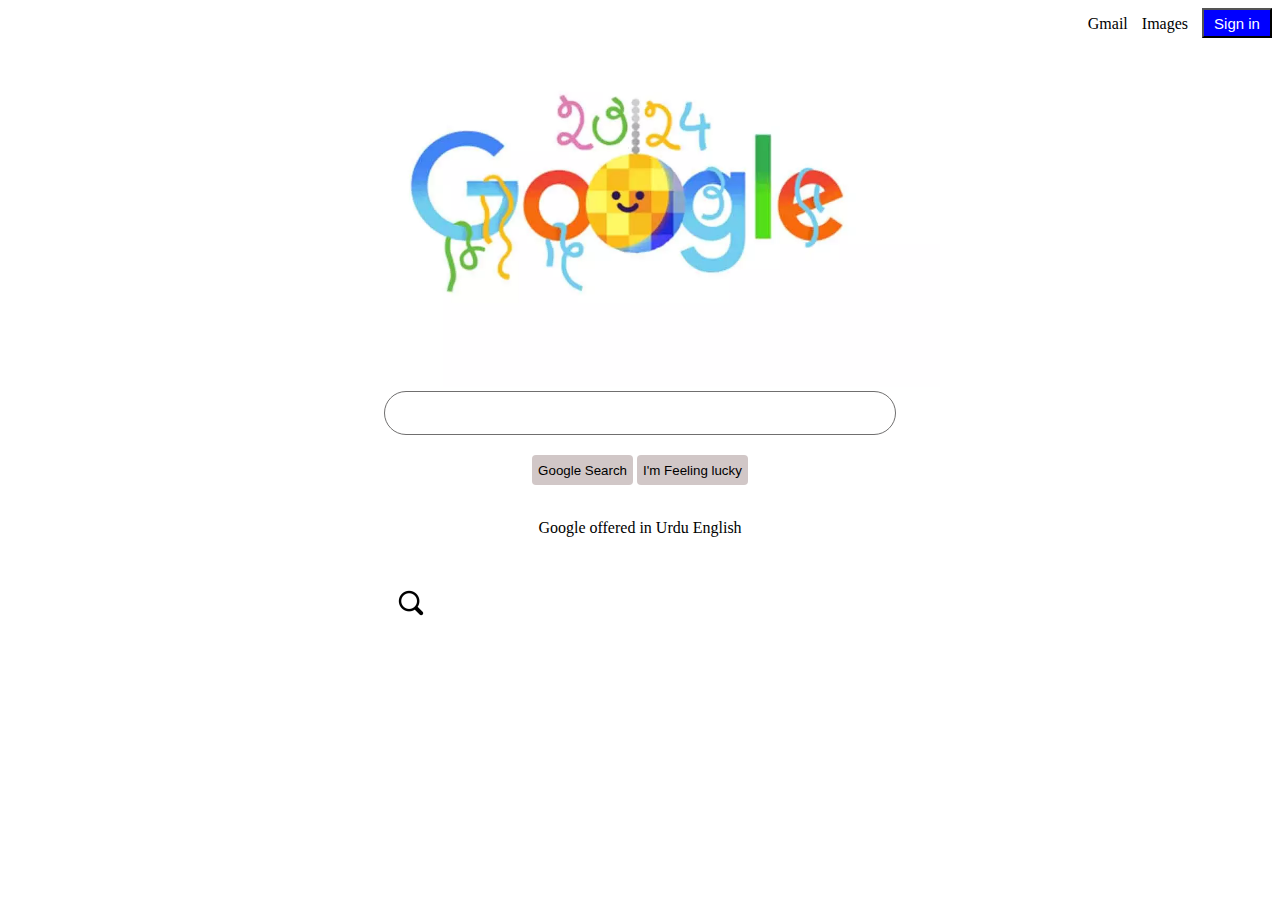
<file: Google/index.html>
<!DOCTYPE html>
<html lang="en">

<head>
    <title>Google</title>

    <style>
        input {
            height: 40px;
            width: 37%;
            border: rgb(112, 111, 111);
            border-width: 1px;
            border-style: solid;
            border-radius: 25px;
            padding-left: 40px;
        }

        .btns {
            padding-top: 20px;
            height: 30px;
        }

        #btn {
            height: 30px;
            width: auto;
            border-radius: 4px;
            background-color: rgb(209, 199, 199);
            border: 1px;
            cursor: pointer;
        }

        .nav-in{
            float: right;
        }

        #signinbtn{
            height: 30px;
            width: 70px;
            background-color: blue;
            color: white;
            font-size: 15px;
        }

        .nav{
            text-decoration: none;
            color: black;
            margin-right: 10px;
        }

        #googleimg{
            margin-left: 12%;
        }

        .search-icon{
            position: absolute;
            left: 29%;
            top: 62.5%;
        }
    </style>

</head>

<body>
    <div class="nav-in">
        <a href="#" class="nav">Gmail</a>
        <a href="#" class="nav">Images</a>
        <button id="signinbtn">Sign in</button>
    </div>

    <center><img src="googleimg.webp" height="30%" width="50%" id="googleimg"></center>
    <center> <input type="text" id="inputbar"></center>
    <img src="search.png" height="80px" width="80px" class="search-icon">
    <div class="btns">
        <center>
            <button id="btn">Google Search</button>
            <button id="btn">I'm Feeling lucky</button>
        </center>
    </div>
    <br>
    <center>
        <p>Google offered in Urdu English</p>
    </center>

    <script>
        let x = document.getElementById('v1');
        let y = document.getElementById('v2');

        document.getElementById('sumdis').addEventListener("click", sum);

        function sum() {
            let result = parseFloat(x.value) + parseFloat(y.value);
            document.getElementById('result').innerText = "Sum: " + result;
        }
    </script>
</body>
</html>
</file>
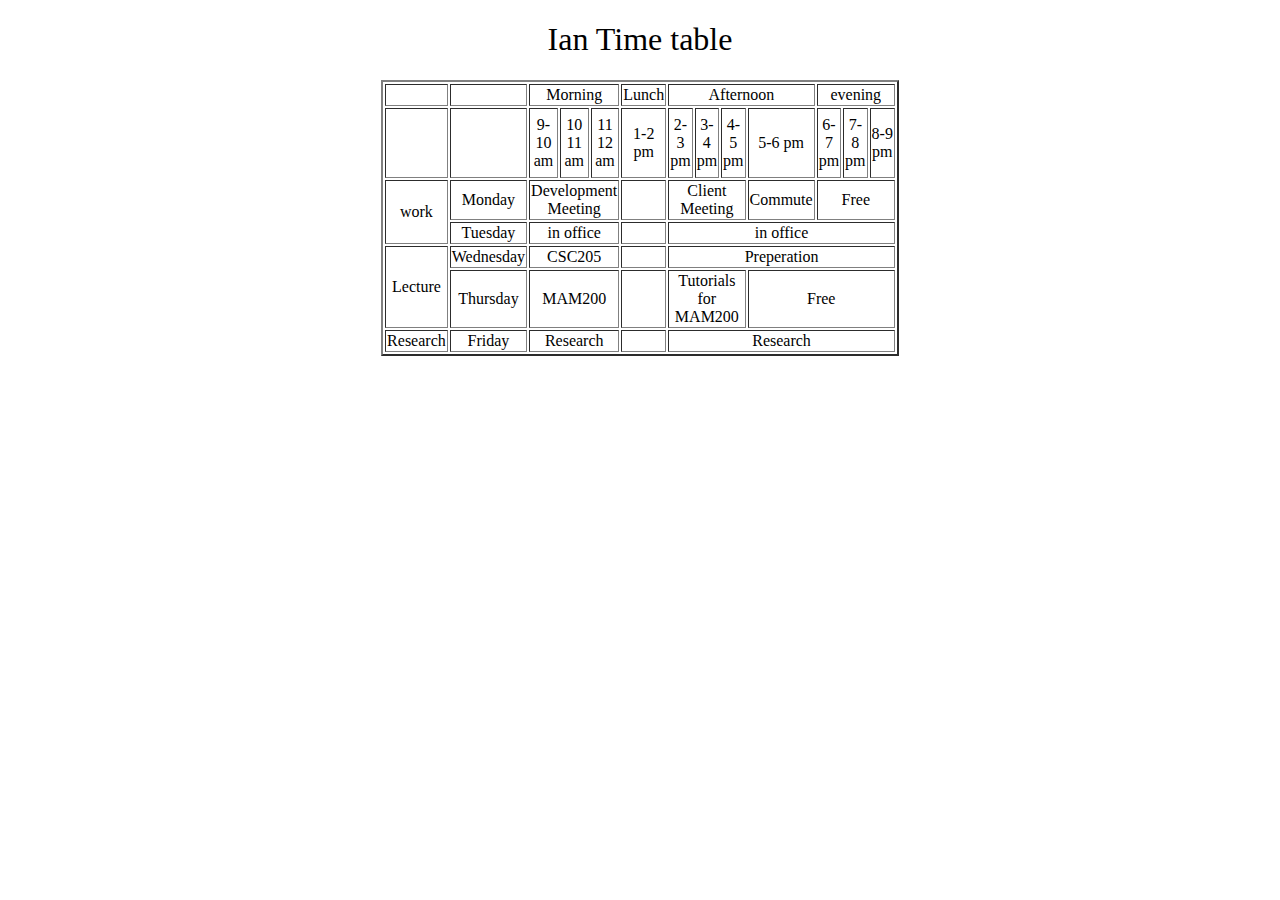
<file: Table 2 Practice/index.html>
<!DOCTYPE html>
<html>
    <head>
        <title>Table 2</title>
        <link rel="stylesheet" type="css" href="style.css">
    </head>
    <body>
        <center>
        <h1 style="font-family: Georgia, 'Times New Roman', Times, serif ; font-weight: lighter;">Ian Time table</h1>
        <table border="2px black">
            <tbody style="text-align: center;">
                <tr>
                    <td></td>
                    <td></td>
                    <td colspan="3">Morning</td>
                    <td>Lunch</td>
                    <td colspan="4">Afternoon</td>
                    <td colspan="3">evening</td>
                </tr>
                <tr style="height: 70px;">
                    <td></td>
                    <td></td>
                    <td>9-<br>10<br>am</td>
                    <td>10<br>11<br>am</td>
                    <td>11<br>12<br>am</td>
                    <td>1-2<br>pm</td>
                    <td>2-<br>3<br>pm</td>
                    <td>3-<br>4<br>pm</td>
                    <td>4-<br>5<br>pm</td>
                    <td>5-6 pm</td>
                    <td>6-<br>7<br>pm</td>
                    <td>7-<br>8<br>pm</td>
                    <td>8-9<br>pm</td>
                </tr>
                <tr>
                    <td rowspan="2">work</td>
                    <td>Monday</td>
                    <td colspan="3">Development<br>Meeting</td>
                    <td></td>
                    <td colspan="3">Client<br>Meeting</td>
                    <td>Commute</td>
                    <td colspan="3">Free</td>
                </tr>
                <tr>
                    <td>Tuesday</td>
                    <td colspan="3">in office</td>
                    <td></td>
                    <td colspan="7">in office</td>
                </tr>
                <tr>
                    <td rowspan="2">Lecture</td>
                    <td >Wednesday</td>
                    <td colspan="3">CSC205</td>
                    <td></td>
                    <td colspan="7">Preperation</td>
                </tr>
                <tr>
                    <td>Thursday</td>
                    <td colspan="3">MAM200</td>
                    <td></td>
                    <td colspan="3">Tutorials<br>for<br>MAM200</td>
                    <td colspan="4">Free</td>
                </tr>
                <tr>
                    <td>Research</td>
                    <td>Friday</td>
                    <td colspan="3">Research</td>
                    <td></td>
                    <td colspan="7">Research</td>
                </tr>
            </tbody>
        </table>
    </center>
    </body>
</html>
</file>
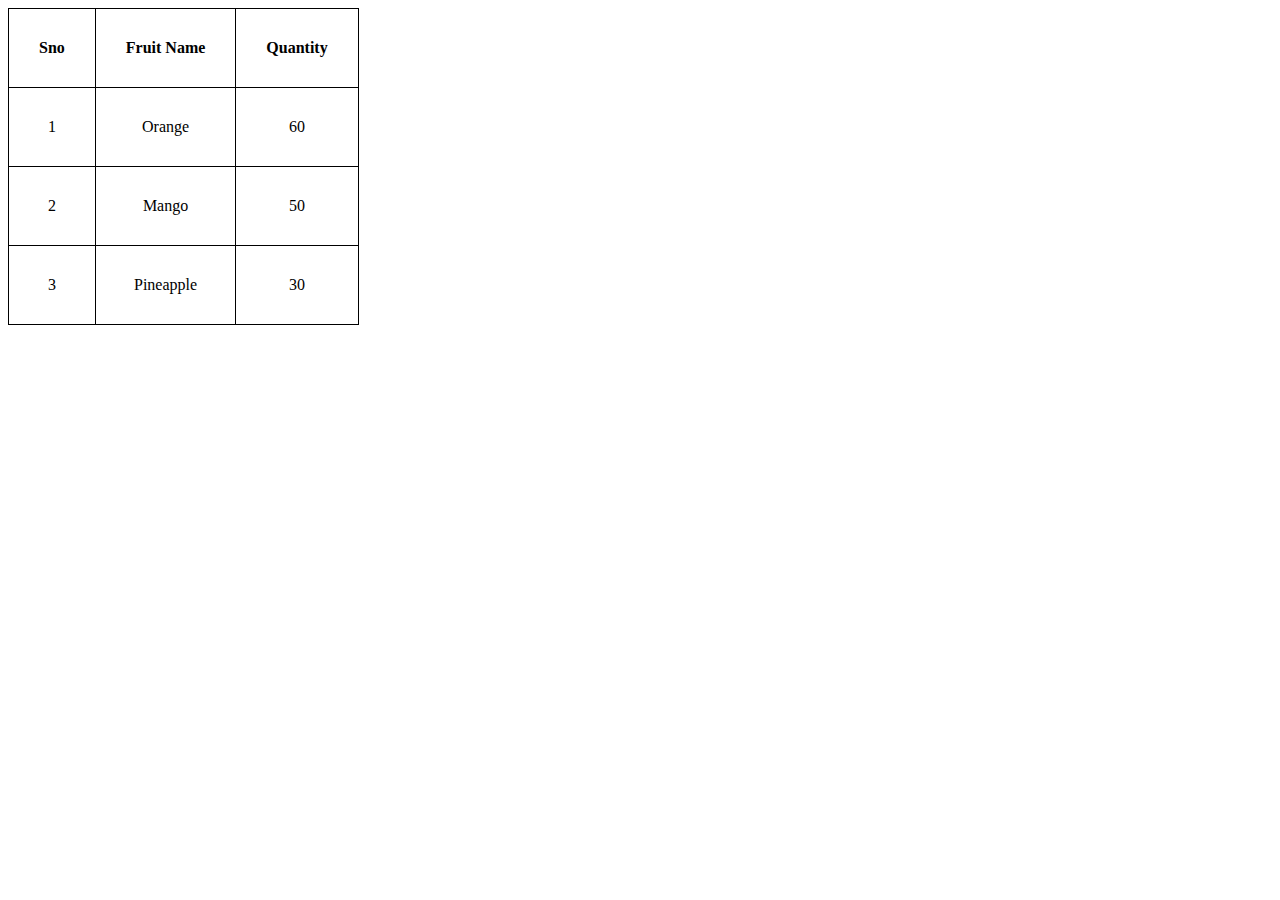
<file: Table Practice/Index.html>
<!DOCTYPE html>
<html>

<head>
    <title>Table</title>
    <link rel="stylesheet" href="style.css">
</head>

<body>
        <table class="myTbl">
            <tbody><tr>
                <td><b>Sno</b></td>
                <td><b>Fruit Name</b></td>
                <td><b>Quantity</b></td>
            </tr>
            <tr>
                <td>1</td>
                <td>Orange</td>
                <td>60</td>
            </tr>
            <tr>
                <td>2</td>
                <td>Mango</td>
                <td>50</td>
            </tr>
            <tr>
                <td>3</td>
                <td>Pineapple</td>
                <td>30</td>
            </tr>
        </tbody></table>
</body>

</html>
</file>
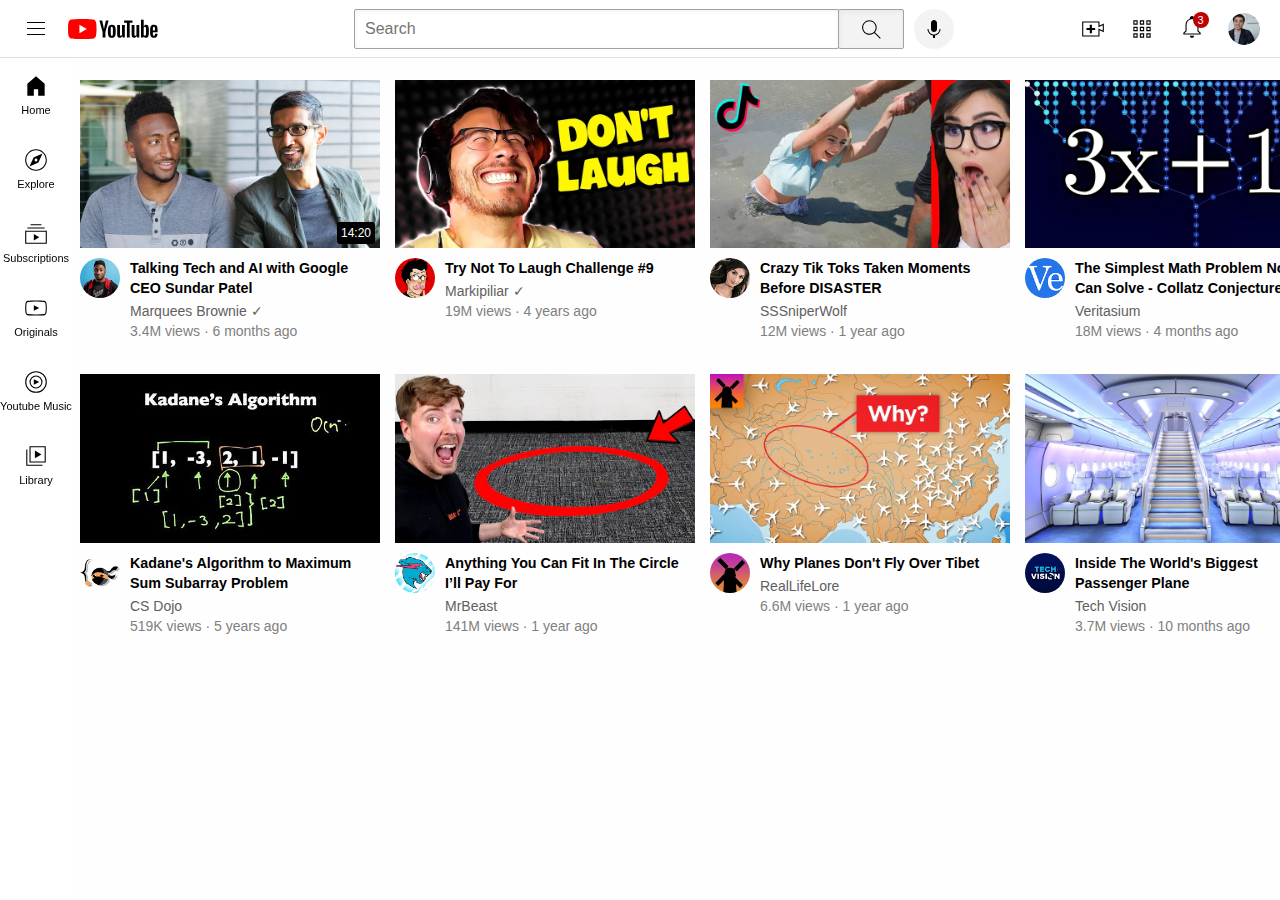
<file: Youtube/index.html>
<!DOCTYPE html>
<html lang="en">

<head>
    <link rel="stylesheet" href="Styles/video.css">
    <link rel="stylesheet" href="Styles/header.css">
    <link rel="stylesheet" href="Styles/general.css">
    <link rel="stylesheet" href="Styles/sidebar.css">
    <title>Youtube Clone</title>
</head>

<body>
    <div class="header">
        <div class="left-section">
            <img class="humburger-menu" src="icons/hamburger-menu.svg">
            <img class="youtube-logo" src="icons/youtube-logo.svg">
        </div>
        <div class="middle-section">
            <input class="search-bar" type="text" placeholder="Search">
            <button class="search-button"><img class="search-icon" src="icons/search-icon.svg"></button>
            <button class="voice-search-button"><img class="voice-search-icon" src="icons/voice-search-icon.svg"</button>
        </div>
        <div class="right-section">
            <img class="upload-icon" src="icons/upload.svg">
            <img class="app-icon" src="icons/youtube-apps.svg">
            <div class="noti-icon-container">
            <img class="notifications-icon" src="icons/notifications.svg">
            <div class="noti-count">3</div>
            </div>
            <img class="channel-pic" src="channel-pictures/my-channel.jpeg">
        </div>
    </div>

    <div class="sidebar">
        <div class="sidebar-link">
           <img src="icons/home.svg">
           <div>Home</div>
        </div>
        <div class="sidebar-link">
           <img src="icons/explore.svg">
           <div>Explore</div>
        </div>
        <div class="sidebar-link">
            <img src="icons/subscriptions.svg">
            <div>Subscriptions</div>
        </div>
        <div class="sidebar-link">
            <img src="icons/originals.svg">
            <div>Originals</div>
        </div>
        <div class="sidebar-link">
            <img src="icons/youtube-music.svg">
            <div>Youtube Music</div>
        </div>
        <div class="sidebar-link">
            <img src="icons/library.svg">
            <div>Library</div>
        </div>
    </div>

    <div class="video-grid">
        <div class="video-preview">
            <div class="thumbnail-row">
                <img class="thumbnail" src="thumbnails/thumbnail-1.webp" alt="Image" />
                <div class="video-time">14:20</div>
            </div>
            <div>
                <div class="video-info-grid">
                    <div class="channel-picture">
                        <img class="profile-pic" src="channel-pictures/channel-1.jpeg">
                    </div>
                    <div class="video-info">
                        <p class="video-title">
                            Talking Tech and AI with Google CEO Sundar Patel
                        </p>

                        <p class="video-author">
                            Marquees Brownie &#10003;
                        </p>

                        <p class="video-stats">
                            3.4M views &#183; 6 months ago
                        </p>
                    </div>
                </div>
            </div>
        </div>

        <div class="video-preview">
            <div class="thumbnail-row">
                <img class="thumbnail" src="thumbnails/thumbnail-2.webp" alt="Image" />
            </div>
            <div class="video-info-grid">
                <div class="channel-picture">
                    <img class="profile-pic" src="channel-pictures/channel-2.jpeg">
                </div>
                <div class="video-info">
                    <p class="video-title">
                        Try Not To Laugh Challenge #9
                    </p>

                    <p class="video-author">
                        Markipiliar &#10003;
                    </p>

                    <p class="video-stats">
                        19M views &#183; 4 years ago
                    </p>
                </div>
            </div>
        </div>

        <div class="video-preview">
            <div class="thumbnail-row">
                <img class="thumbnail" src="thumbnails/thumbnail-3.webp" alt="Image" />
            </div>
            <div>
                <div class="video-info-grid">
                    <div class="channel-picture">
                        <img class="profile-pic" src="channel-pictures/channel-3.jpeg">
                    </div>
                    <div class="video-info">
                        <p class="video-title">
                            Crazy Tik Toks Taken Moments Before DISASTER
                        </p>

                        <p class="video-author">
                            SSSniperWolf
                        </p>

                        <p class="video-stats">
                            12M views · 1 year ago
                        </p>
                    </div>
                </div>
            </div>
        </div>

        <div class="video-preview">
            <div class="thumbnail-row">
                <img class="thumbnail" src="thumbnails/thumbnail-4.webp" alt="Image" />

            </div>
            <div class="video-info-grid">
                <div class="channel-picture">
                    <img class="profile-pic" src="channel-pictures/channel-4.jpeg">
                </div>
                <div class="video-info">
                    <p class="video-title">
                        The Simplest Math Problem No One Can Solve - Collatz Conjecture
                    </p>

                    <p class="video-author">
                        Veritasium
                    </p>

                    <p class="video-stats">
                        18M views · 4 months ago
                    </p>
                </div>
            </div>
        </div>

        <div class="video-preview">
            <div class="thumbnail-row">
                <img class="thumbnail" src="thumbnails/thumbnail-5.webp" alt="Image" />
            </div>
            <div>
                <div class="video-info-grid">
                    <div class="channel-picture">
                        <img class="profile-pic" src="channel-pictures/channel-5.jpeg">
                    </div>
                    <div class="video-info">
                        <p class="video-title">
                            Kadane's Algorithm to Maximum Sum Subarray Problem
                        </p>

                        <p class="video-author">
                            CS Dojo
                        </p>

                        <p class="video-stats">
                            519K views · 5 years ago
                        </p>
                    </div>
                </div>
            </div>
        </div>

        <div class="video-preview">
            <div class="thumbnail-row">
                <img class="thumbnail" src="thumbnails/thumbnail-6.webp" alt="Image" />
            </div>
            <div class="video-info-grid">
                <div class="channel-picture">
                    <img class="profile-pic" src="channel-pictures/channel-6.jpeg">
                </div>
                <div class="video-info">
                    <p class="video-title">
                        Anything You Can Fit In The Circle I’ll Pay For
                    </p>

                    <p class="video-author">
                        MrBeast
                    </p>

                    <p class="video-stats">
                        141M views · 1 year ago
                    </p>
                </div>
            </div>
        </div>
        <div class="video-preview">
            <div class="thumbnail-row">
                <img class="thumbnail" src="thumbnails/thumbnail-7.webp" alt="Image" />
            </div>
            <div>
                <div class="video-info-grid">
                    <div class="channel-picture">
                        <img class="profile-pic" src="channel-pictures/channel-7.jpeg">
                    </div>
                    <div class="video-info">
                        <p class="video-title">
                            Why Planes Don't Fly Over Tibet
                        </p>

                        <p class="video-author">
                            RealLifeLore
                        </p>

                        <p class="video-stats">
                            6.6M views · 1 year ago
                        </p>
                    </div>
                </div>
            </div>
        </div>

        <div class="video-preview">
            <div class="thumbnail-row">
                <img class="thumbnail" src="thumbnails/thumbnail-8.webp" alt="Image" />
            </div>
            <div class="video-info-grid">
                <div class="channel-picture">
                    <img class="profile-pic" src="channel-pictures/channel-8.jpeg">
                </div>
                <div class="video-info">
                    <p class="video-title">
                        Inside The World's Biggest Passenger Plane
                    </p>

                    <p class="video-author">
                        Tech Vision
                    </p>

                    <p class="video-stats">
                        3.7M views · 10 months ago
                    </p>
                </div>
            </div>
        </div>
    </div>
</body>

</html>
</file>
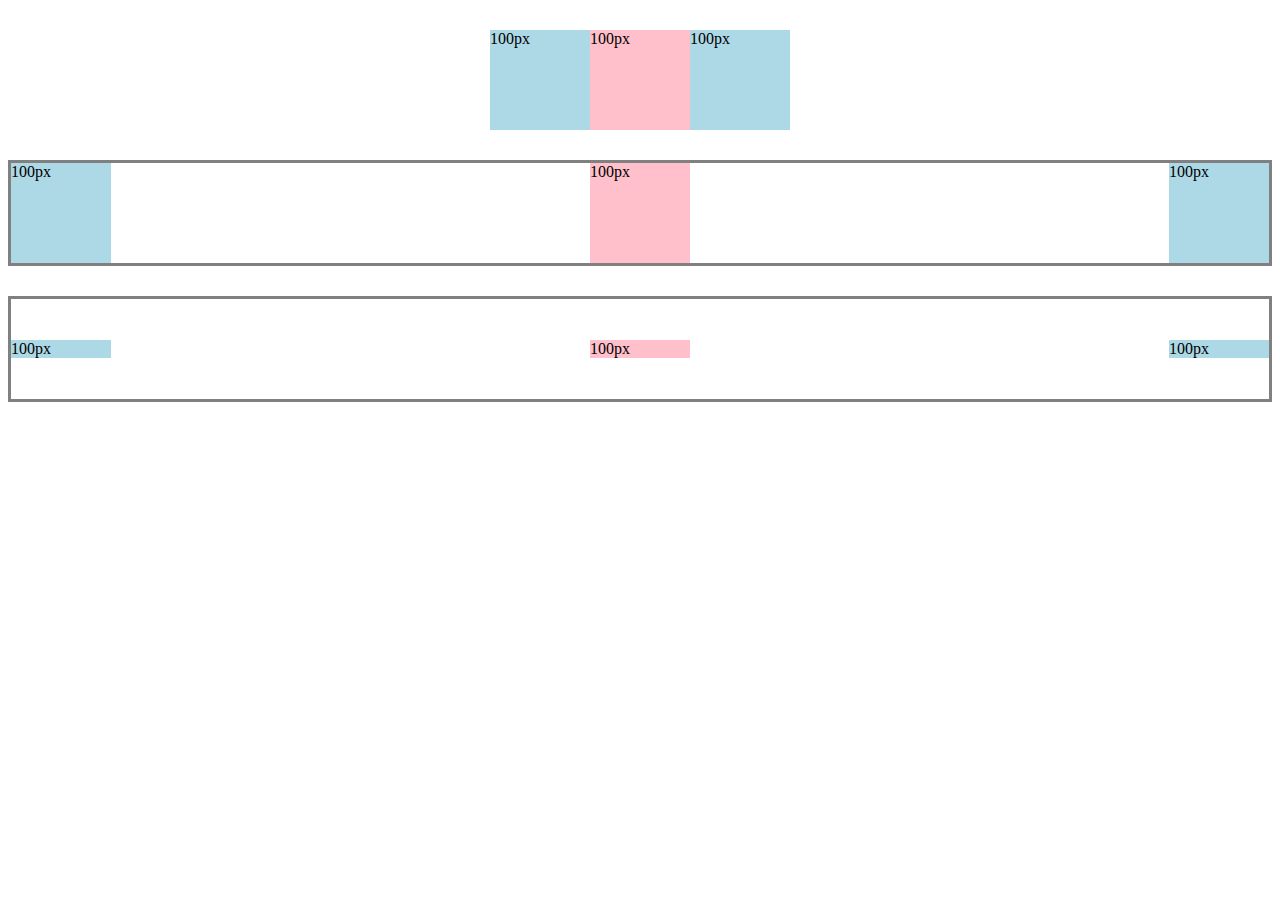
<file: Flexbox.html>
<!DOCTYPE html>
<html>
    <head>
        <title>Flexbox Practice</title>
    </head>
    <body>
        <div style="display: flex; flex-direction: row; margin-top: 30px; height: 100px; justify-content: center;">
            <div style="background-color: lightblue; width: 100px;">100px</div>
            <div style="background-color: pink; width: 100px;">100px</div>
            <div style="background-color: lightblue; width: 100px;">100px</div>
        </div>

        <div style="display: flex; flex-direction: row; margin-top: 30px; height: 100px; justify-content: space-between; border-color: grey; border-style: solid;">
            <div style="background-color: lightblue; width: 100px;">100px</div>
            <div style="background-color: pink; width: 100px;">100px</div>
            <div style="background-color: lightblue; width: 100px;">100px</div>
        </div>

        <div style="display: flex; flex-direction: row; margin-top: 30px; height: 100px; justify-content: space-between; border-color: grey; border-style: solid; align-items: center;">
            <div style="background-color: lightblue; width: 100px;">100px</div>
            <div style="background-color: pink; width: 100px;">100px</div>
            <div style="background-color: lightblue; width: 100px;">100px</div>
        </div>
    </body>
</html>
</file>
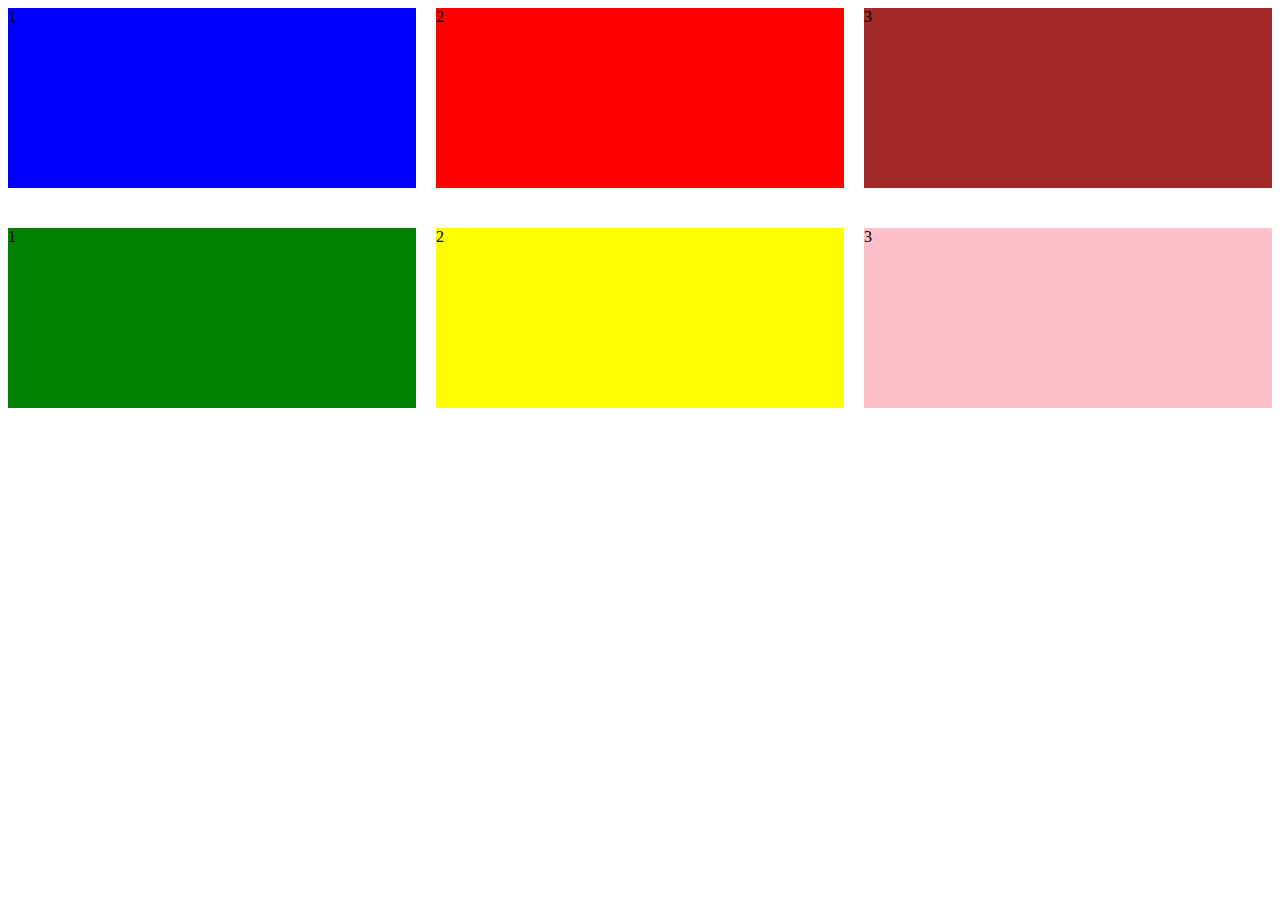
<file: Grid.html>
<!DOCTYPE html>
<html>

<head>
    <title>Grid Practice</title>

    <style>
      .grid1{
        display: grid;
        grid-template-columns: 1fr 1fr 1fr;
        height: 400px;
        column-gap: 20px;
        row-gap: 40px;
      }
    </style>

</head>

<body>
    <div class="grid1">
        <div style="background-color: blue;">1</div>
        <div style="background-color: red;">2</div>
        <div style="background-color: brown;">3</div>
        <div style="background-color: green;">1</div>
        <div style="background-color: yellow;">2</div>
        <div style="background-color: pink;">3</div>
    </div>
</body>

</html>
</file>
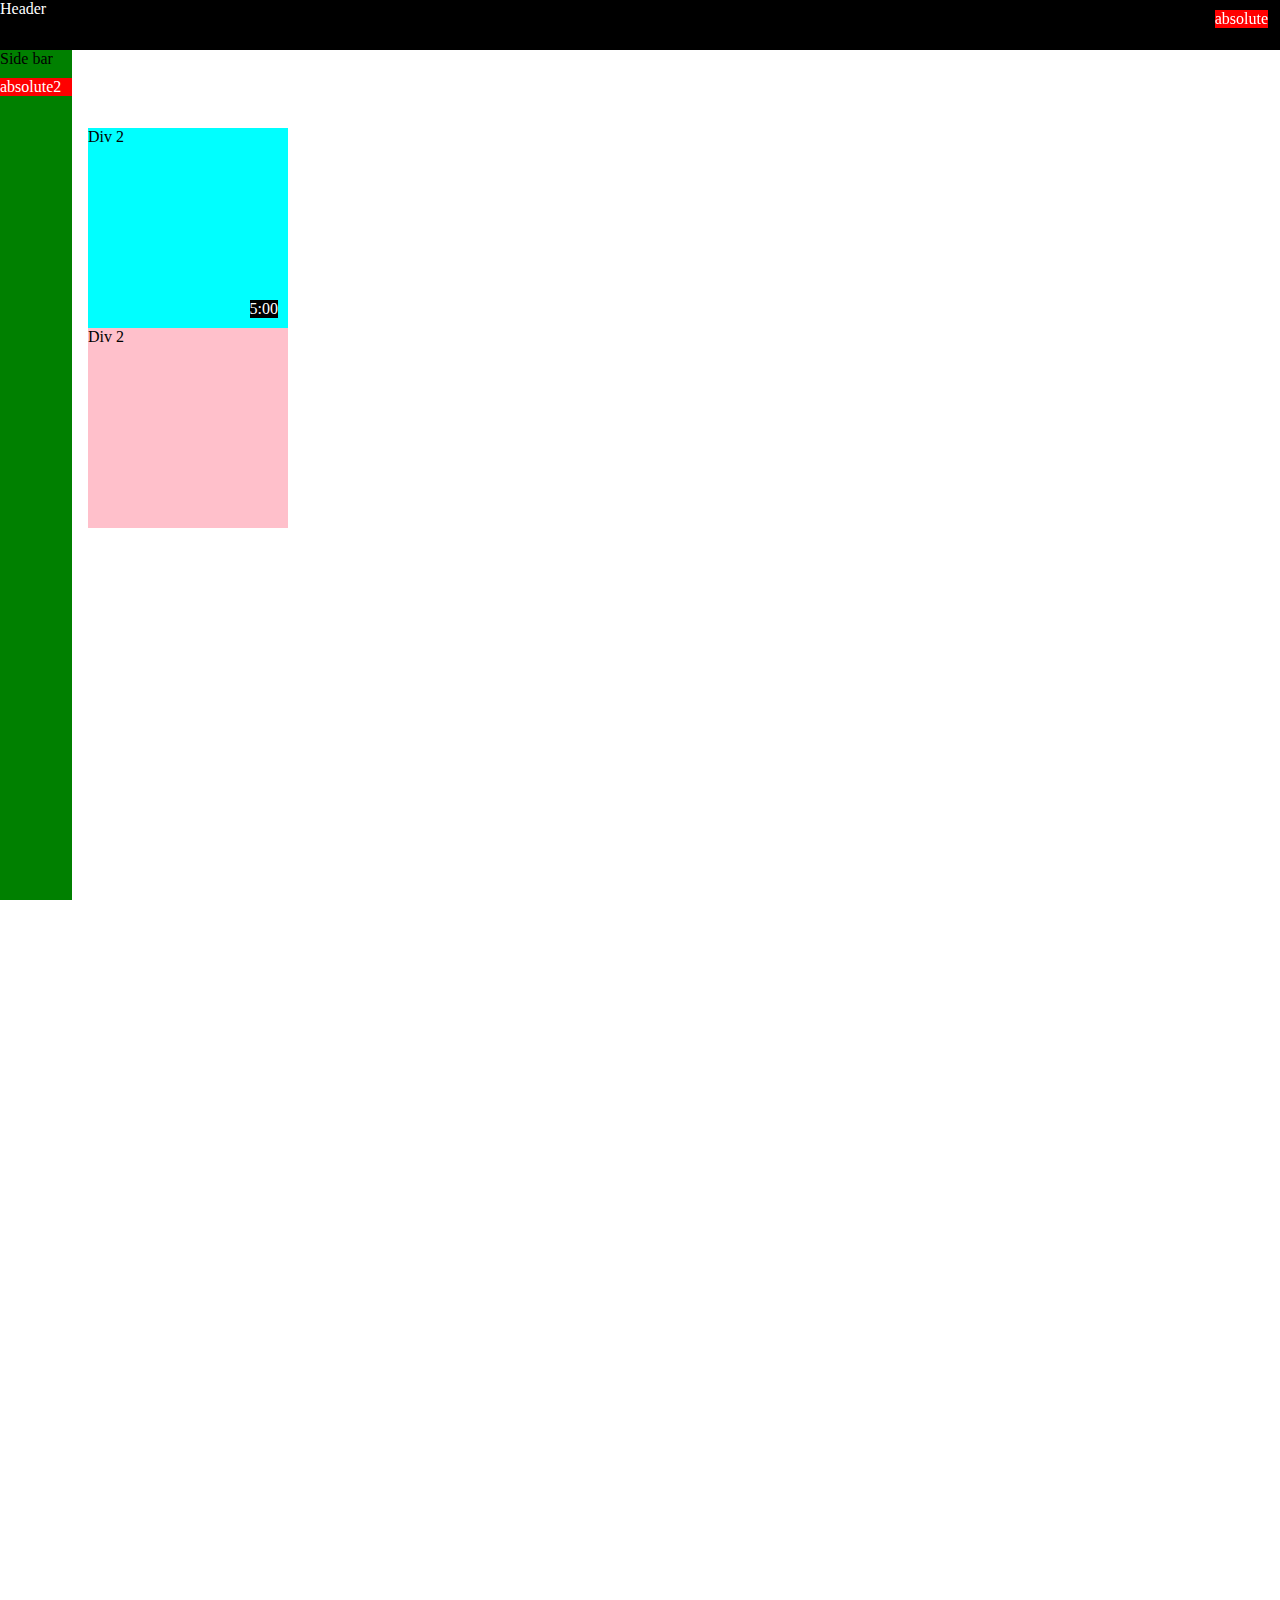
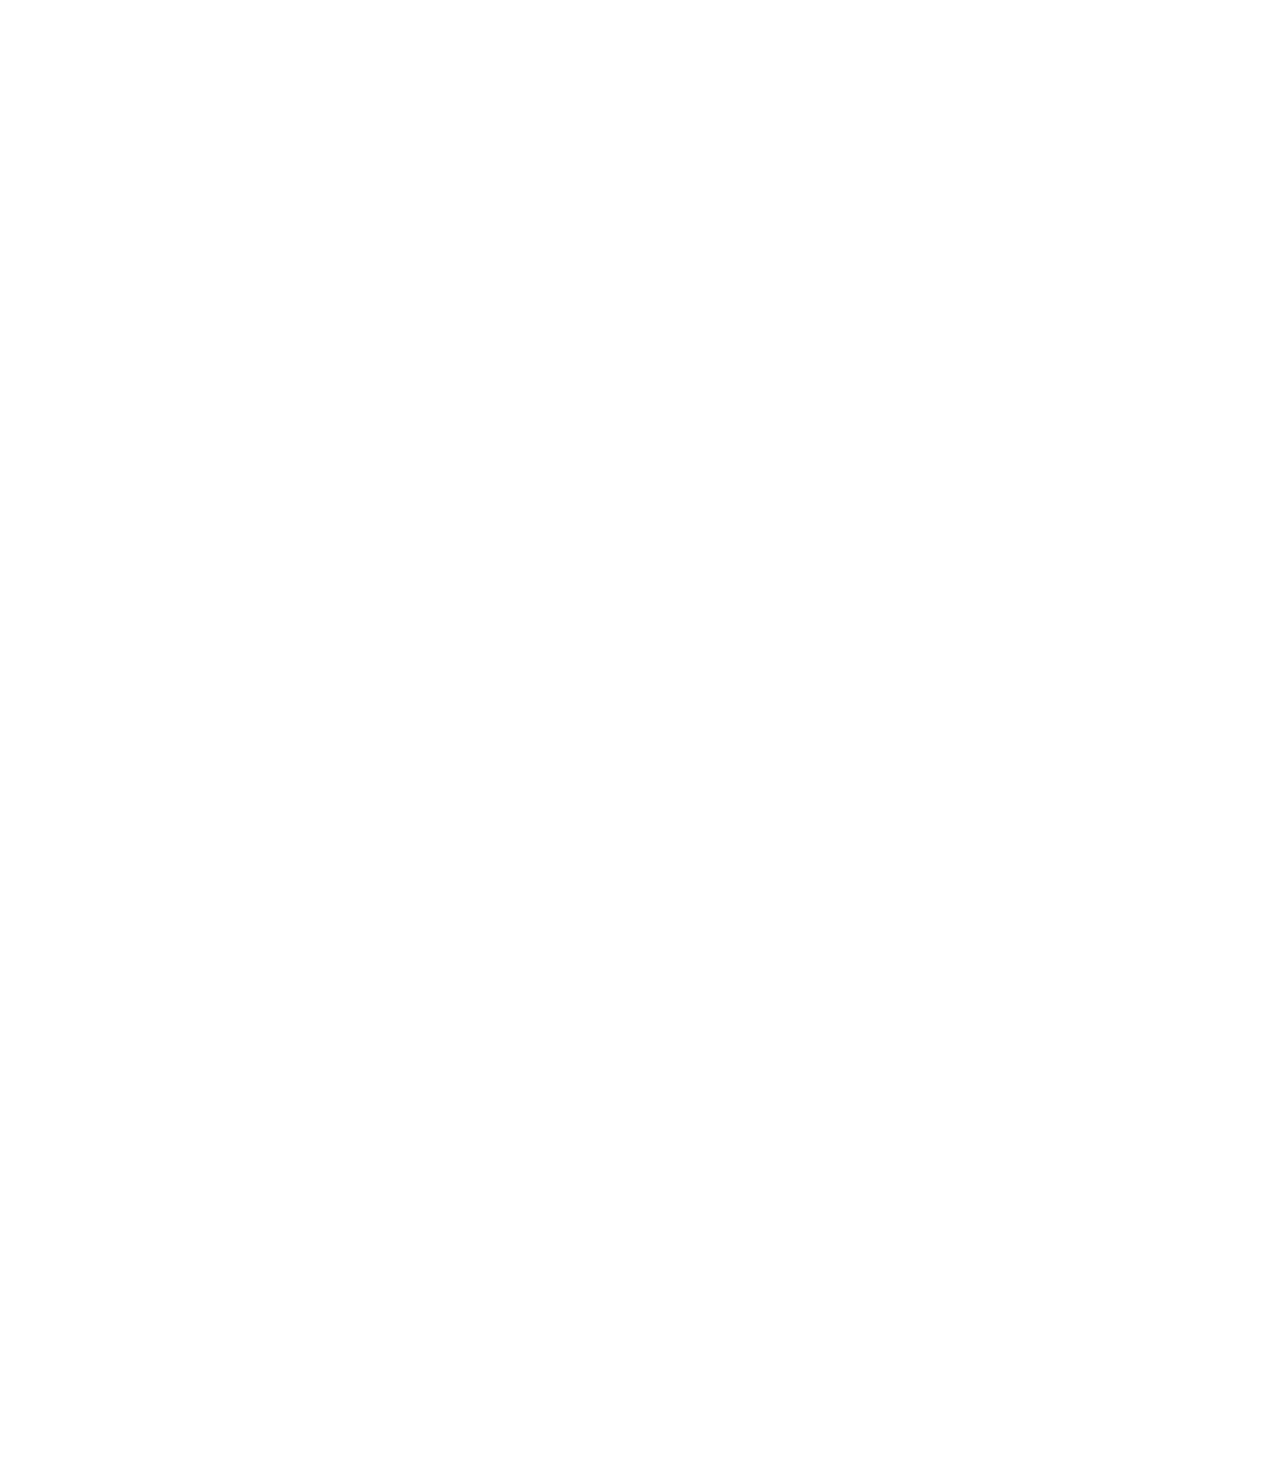
<file: position.html>
<!DOCTYPE html>
<html>

<head>
    <title>Css position practice</title>
</head>

<body style="height: 3000px; padding-top: 60px; padding-left: 80px;">
    <div style="background-color: black; color: white; position: fixed;
        top: 0;
        left: 0;
        right: 0;
        height: 50px;
        ">Header</div>

    <div style="
        background-color: green;
        position: fixed;
        left: 0;
        bottom: 0;
        top: 50px;
        width: 72px;
        ">Side bar
        <div style="
        position: relative;
        background-color: red;
        color: white;
        left: 0;
        top:10px

        ">absolute2</div>
    </div>

    <div style="
        position: absolute;
        background-color: red;
        color: white;
        right: 12px;
        top:10px;

        ">absolute</div>
    <div style="background-color: aqua; height: 200px; width: 200px;
        margin-top: 60px; position: relative;">Div 2
        <div style="
          position: absolute;
          background-color: black;
          color: white;
          right: 10px;
          bottom:10px">5:00</div>
    </div>
    <div style="background-color: pink; height: 200px; width: 200px;">Div 2</div>
</body>

</html>
</file>
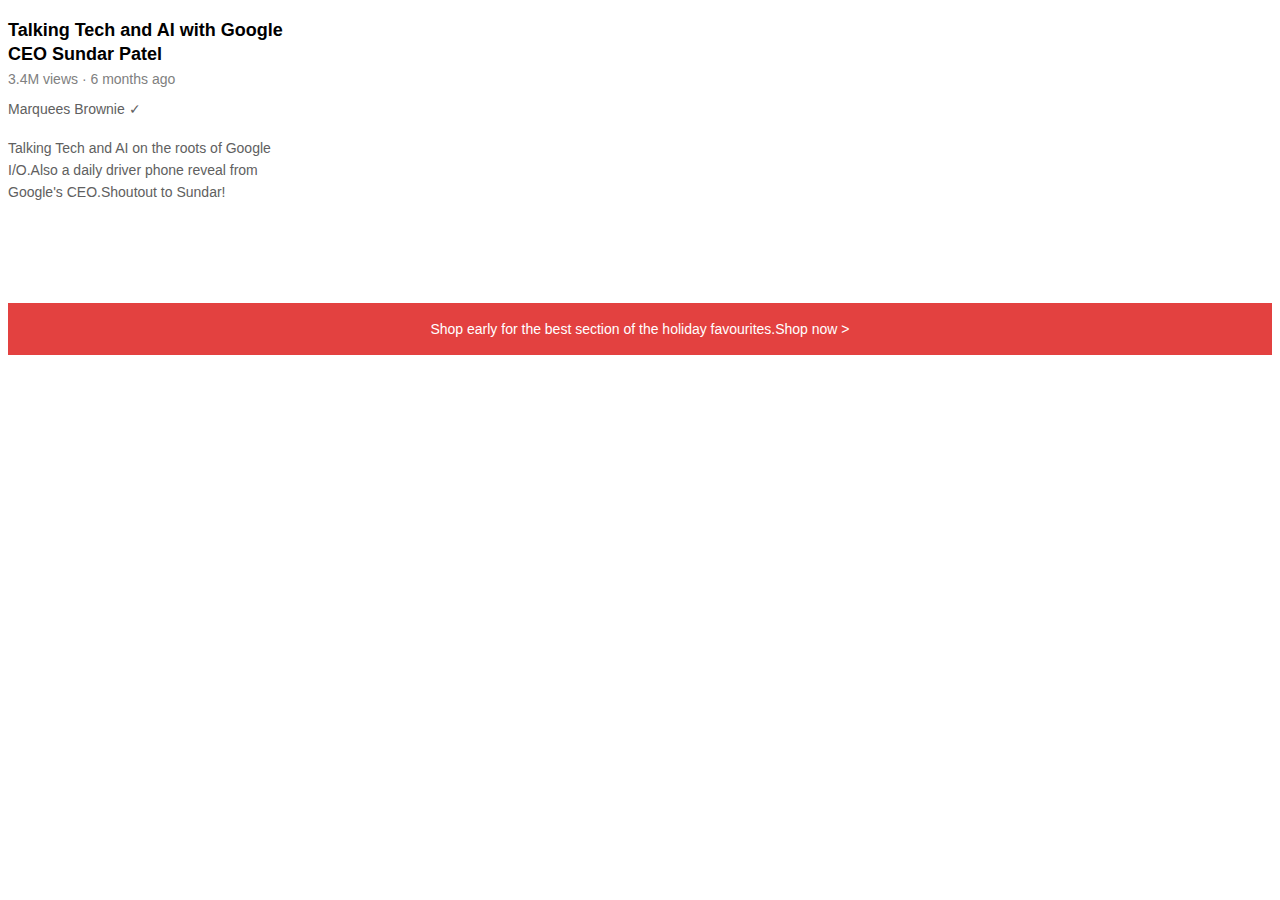
<file: text.html>
<!DOCTYPE html>
<html lang="en">
    <head>
        <title>Font Styling</title>
        <link rel="stylesheet" href="text.css">
    </head>
    <body><p class="video-title">
        Talking Tech and AI with Google CEO Sundar Patel
   </p>
   
   <p class="video-stats"> 
       3.4M views &#183; 6 months ago
   </p>
   
   <p class="video-author">
       Marquees Brownie &#10003;
   </p>
   
   <p class="video-description">
       Talking Tech and AI on the roots of Google I/O.Also a daily driver phone reveal from Google's CEO.Shoutout to Sundar!
   </p>
   
   <p class="apple-text">
       Shop early for the best section of the holiday favourites.<span class="shop">Shop now</span> >
   </p></body>
</html>
</file>
<file: Table Practice/style.css>
.myTbl {
           text-align: center;
           border-collapse: collapse;
       }

       .myTbl td {
           border: 1px solid black;
           padding: 30px;
       }
</file>
<file: Youtube/Styles/video.css>
.thumbnail {
    width: 300px;
    object-fit: contain;
}

.video-title {
    font-family: Roboto,sans-serif;
    font-size: 14.3px;
    font-weight: 550;
    line-height: 20px;
    margin-bottom: 5px;
    margin-top: 0px;
}

.video-stats {
    font-size: 14px;
    color: gray;
    margin-top: 0;
}

.video-author {
    color: rgb(96, 96, 96);
    font-size: 14px;
    margin-bottom: 4px;
}

.video-preview {
    display: inline-block;
    vertical-align: top;
}

.channel-picture {
    vertical-align: top;

}

.video-info {
    width: 1fr;
}

.video-info-grid {
    display: grid;
    grid-template-columns: 50px 1fr;
}

.profile-pic {
    width: 40px;
    border-radius: 50%;
}

.thumbnail-row {
    margin-bottom: 6px;
    position: relative;
}

.video-grid{
   display: grid;
   grid-template-columns: 1fr 1fr 1fr 1fr;
   column-gap: 15px;
   row-gap: 35px;
}

.video-time{
    background-color: black;
    color: white;
    position: absolute;
    right: 5px;
    bottom: 8px;
    font-family: arial;
    font-size: 12px;
    font-weight: 500;
    padding: 4px;
    border-radius: 3px;
}

@media(max-width: 750px){
    .video-grid{
        grid-template-columns: 1fr 1fr ;
    }
}
@media (min-width: 1000px){
    .video-grid{
    grid-template-columns: 1fr 1fr 1fr 1fr;
}
}
</file>
<file: Youtube/Styles/header.css>
.header{
    height: 55px;
    display: flex;
    flex-direction: row;
    justify-content: space-between;
    position: fixed;
    top: 0;
    left: 0;
    right: 0;
    height: 25px;
    padding-top:16px ;
    padding-bottom: 16px;
    background-color: rgb(255, 255, 255);
    border-bottom-width: 1px;
    border-style: solid;
    border-color:rgb(223, 220, 220);
    z-index:100;
    border-top: none;
    border-left: none;
    border-right: none;
}

.humburger-menu{
    height: 24px;
    margin-left: 24px;
    margin-right: 20px;
}

.youtube-logo{
    height:20px;
}

.left-section{
    display:flex;
    align-items: center;
}

.middle-section{
    flex: 1;
    margin-left: 70px;
    max-width: 600px;
    display: flex;
    align-items: center;
}

.right-section{
    width: 180px;
    margin-right: 20px;
    display: flex;
    align-items: center;
    justify-content: space-between;
    flex-shrink: 0;
}

.search-icon{
    height: 25px;
    margin-top: 4px;
}

.search-button{
    height: 40px;
    width: 66px;
    background-color: rgb(243, 243, 243);
    margin-left:-1px ;
    margin-right: 10px;
    border-width: 1px;
    border-color: rgb(163, 161, 161);
    border-style: solid;
    border-radius: 2px;
    box-shadow: inset 1px 2px 5px rgba(0,0,0,0.05);
}

.voice-search-button{
    height:40px;
    width: 40px;
    border-radius: 20px;
    border: none;
    background-color: rgb(243, 243, 243);
}

.voice-search-icon{
    height: 24px;
    margin-top: 4px;
}

.search-bar{
    flex: 1;
    height: 36px;
    padding-left: 10px;
    font-size: 16px;
    border-width: 1px;
    border-color: rgb(163, 161, 161);
    border-style: solid;
    border-radius: 2px;
    box-shadow: inset 1px 2px 5px rgba(0,0,0,0.05);
    width: 0;
}

.search-bar::place{
    font-family: system-ui, -apple-system, BlinkMacSystemFont, 'Segoe UI', Roboto, Oxygen, Ubuntu, Cantarell, 'Open Sans', 'Helvetica Neue', sans-serif;
    font-size: 16px;
}

.upload-icon{
    height: 26px;
}

.app-icon{
    height: 26px;
}

.notifications-icon{
    height: 26px;
}

.noti-icon-container{
    position: relative;
}

.noti-count{
    position: absolute;
    background-color: rgb(189, 2, 2);
    color: white;
    border-radius: 10px;
    top: -2px;
    right: -4px;
    font-family: Arial, Helvetica, sans-serif;
    font-size: 11px;
    padding-top: 2px;
    padding-bottom:2px ;
    padding-right: 5px;
    padding-left: 5px;
}

.channel-pic{
    height: 32px;
    border-radius: 20px;
}
</file>
<file: Youtube/Styles/general.css>
p{
    font-family: roboto,arial;
    margin-top: 0px;
    margin-bottom: 0px;
}

body{
    margin: 0;
    padding-top: 80px;
    padding-left: 80px;
    padding-right: 24px;
    background-color: rgb(255, 254, 254);
}
</file>
<file: Youtube/Styles/sidebar.css>
.sidebar{
    position: fixed;
    left: 0;
    top: 55px;
    bottom: 0;
    background-color: white;
    width: 72px;
    margin-top: 2px;
}

.sidebar-link{
    height: 74px;
    display: flex;
    justify-content: center;
    align-items: center;
    flex-direction: column;

}

.sidebar-link:hover{
    background-color: rgb(230, 227, 227);
    cursor: pointer;
}

.sidebar-link img{
    height: 26px;
    margin-bottom: 5px;
}

.sidebar-link div{
    font-family: arial;
    font-size: 11px;
}
</file>
<file: text.css>
.video-title{
    font-family: arial;
    font-size: 18px;
    font-weight: bold;
    width:300px;
    line-height: 24px;
    margin-bottom: 5px;
}

.video-stats{
    font-family:arial;
    font-size: 14px;
    color: gray;
    margin-top: 0;
    margin-bottom: 2 0px;
}

.video-author{
    font-family: Arial, Helvetica, sans-serif;
    color: rgb(96, 96,96); 
    font-size: 14px;
    margin-top: 0px;
    margin-bottom: 20px;
}

.video-description{
    font-family: Arial;
    font-size:14px;
    color:rgb(96,96,96);
    width: 300px;
    line-height: 22px;
    margin-top: 0;
    margin-bottom: 100px;
}

.apple-text{
    margin-bottom: 50px;
    font-family: arial;
    font-size: 14px;
    background-color: rgb(227,65,64);
    color: white;
    text-align: center;
    padding-top: 18px;
    padding-bottom: 18px;

    }

    .shop:hover{
        text-decoration: underline;
        transition: 0.15s;
        cursor:pointer;
    }
</file>
